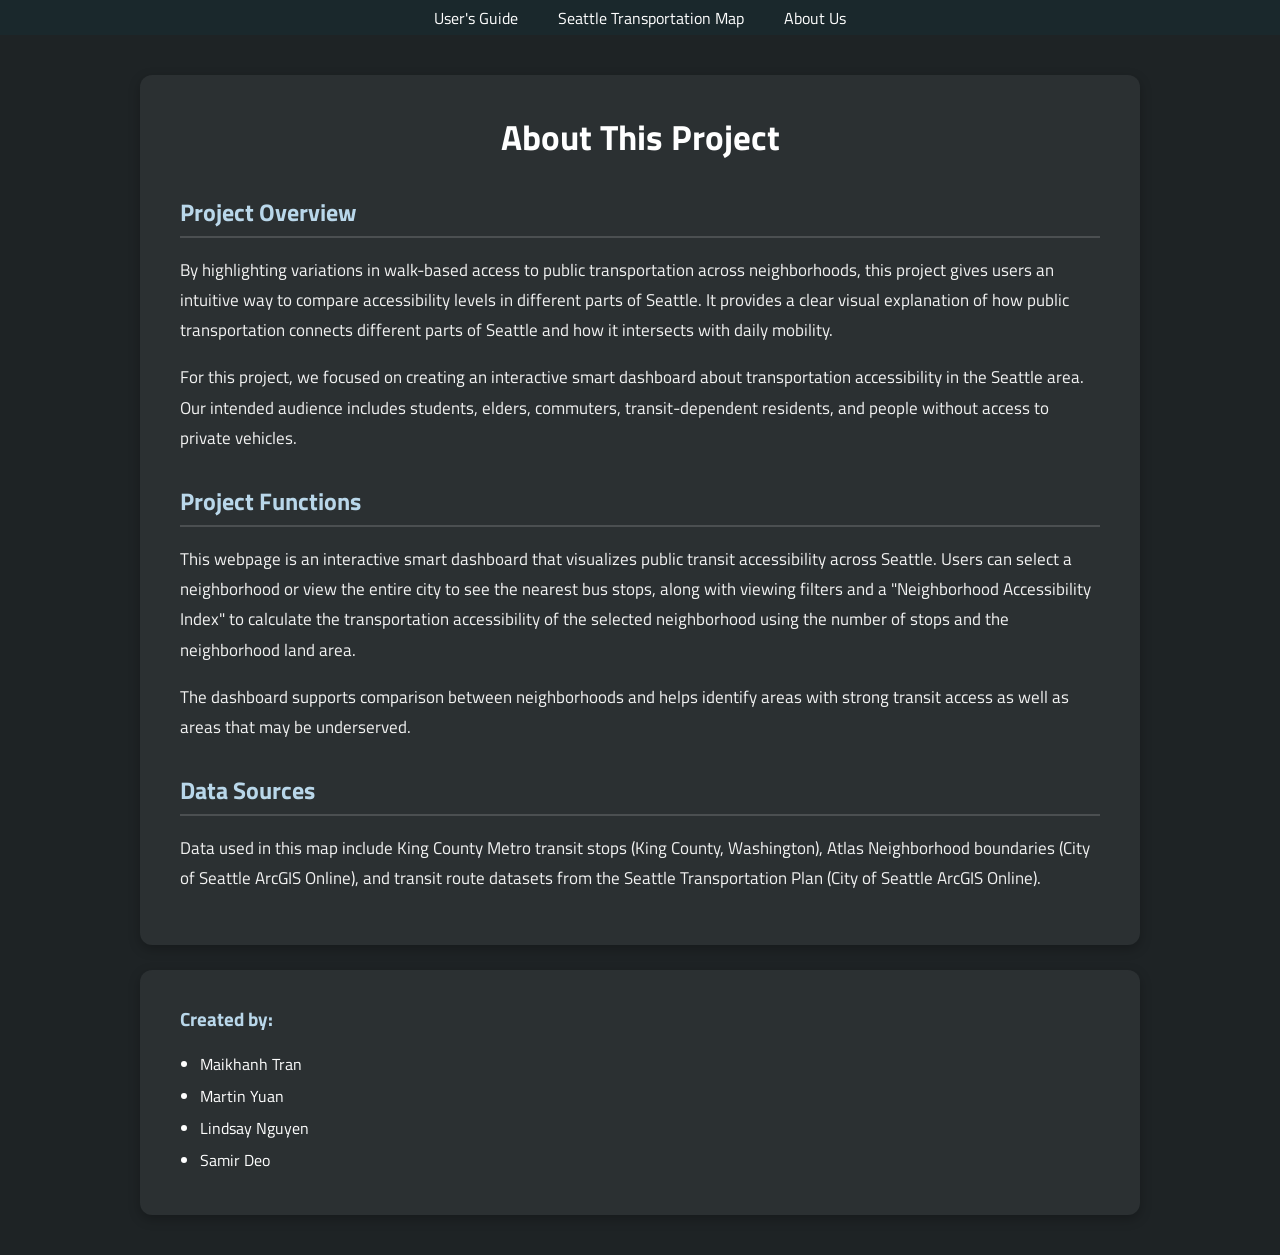
<file: about.html>
<!DOCTYPE html>
<html>
<head>
    <link rel="stylesheet" href="css/style.css">
    <link href="https://fonts.googleapis.com/css2?family=Titillium+Web&display=swap" rel="stylesheet">
    <style>
        body {
            background-color: rgb(30, 35, 37);
            font-family: 'Titillium Web', sans-serif;
            margin: 0;
            color: white;
        }

        .page-container {
            width: 85%;
            max-width: 1000px;
            margin: 40px auto;
        }

        .content-box {
            background-color: rgba(255, 255, 255, 0.06);
            padding: 35px 40px;
            border-radius: 12px;
            box-shadow: 0 4px 12px rgba(0, 0, 0, 0.25);
            margin-bottom: 25px;
        }

        .page-title {
            text-align: center;
            font-size: 2.2em;
            margin-top: 0;
            margin-bottom: 30px;
        }

        h2 {
            color: #b9d7ea;
            margin-top: 30px;
            margin-bottom: 10px;
            border-bottom: 2px solid rgba(255, 255, 255, 0.15);
            padding-bottom: 6px;
        }

        p {
            line-height: 1.8;
            font-size: 1.05em;
            color: #f2f2f2;
        }

        .created-by h3 {
            margin-top: 0;
            color: #b9d7ea;
        }

        .created-by ul {
            padding-left: 20px;
            margin-bottom: 0;
        }

        .created-by li {
            margin-bottom: 8px;
        }
    </style>
</head>

<body>
    <nav class="navbar"> 
        <a href="guide.html" class="button">User's Guide</a>
        <a href="map.html" class="button">Seattle Transportation Map</a>
        <a href="about.html" class="button">About Us</a>
    </nav>

    <div class="page-container">

        <div class="content-box">
            <h1 class="page-title">About This Project</h1>

            <h2>Project Overview</h2>
            
            <p>
                By highlighting variations in walk-based access to public transportation across neighborhoods,
                this project gives users an intuitive way to compare accessibility levels in different parts
                of Seattle. It provides a clear visual explanation of how public transportation connects 
                different parts of Seattle and how it intersects with daily mobility.
            </p>

            <p>
                For this project, we focused on creating an interactive smart dashboard about transportation
                accessibility in the Seattle area. Our intended audience includes students, elders, commuters,
                transit-dependent residents, and people without access to private vehicles.
            </p>

            <h2>Project Functions</h2>
            <p>
                This webpage is an interactive smart dashboard that visualizes public transit accessibility
                across Seattle. Users can select a neighborhood or view the entire city to see the nearest bus stops,
                along with viewing filters and a "Neighborhood Accessibility Index" to calculate the transportation
                accessibility of the selected neighborhood using the number of stops and the neighborhood land area.
            </p>

            <p>
                The dashboard supports comparison between neighborhoods and helps identify areas with strong
                transit access as well as areas that may be underserved.
            </p>

            <h2>Data Sources</h2>
            <p>
                Data used in this map include King County Metro transit stops (King County, Washington),
                Atlas Neighborhood boundaries (City of Seattle ArcGIS Online), and transit route datasets
                from the Seattle Transportation Plan (City of Seattle ArcGIS Online).
            </p>
        </div>

        <div class="content-box created-by">
            <h3>Created by:</h3>
            <ul>
                <li>Maikhanh Tran</li>
                <li>Martin Yuan</li>
                <li>Lindsay Nguyen</li>
                <li>Samir Deo</li>
            </ul>
        </div>

    </div>

</body>
</html>
</file>
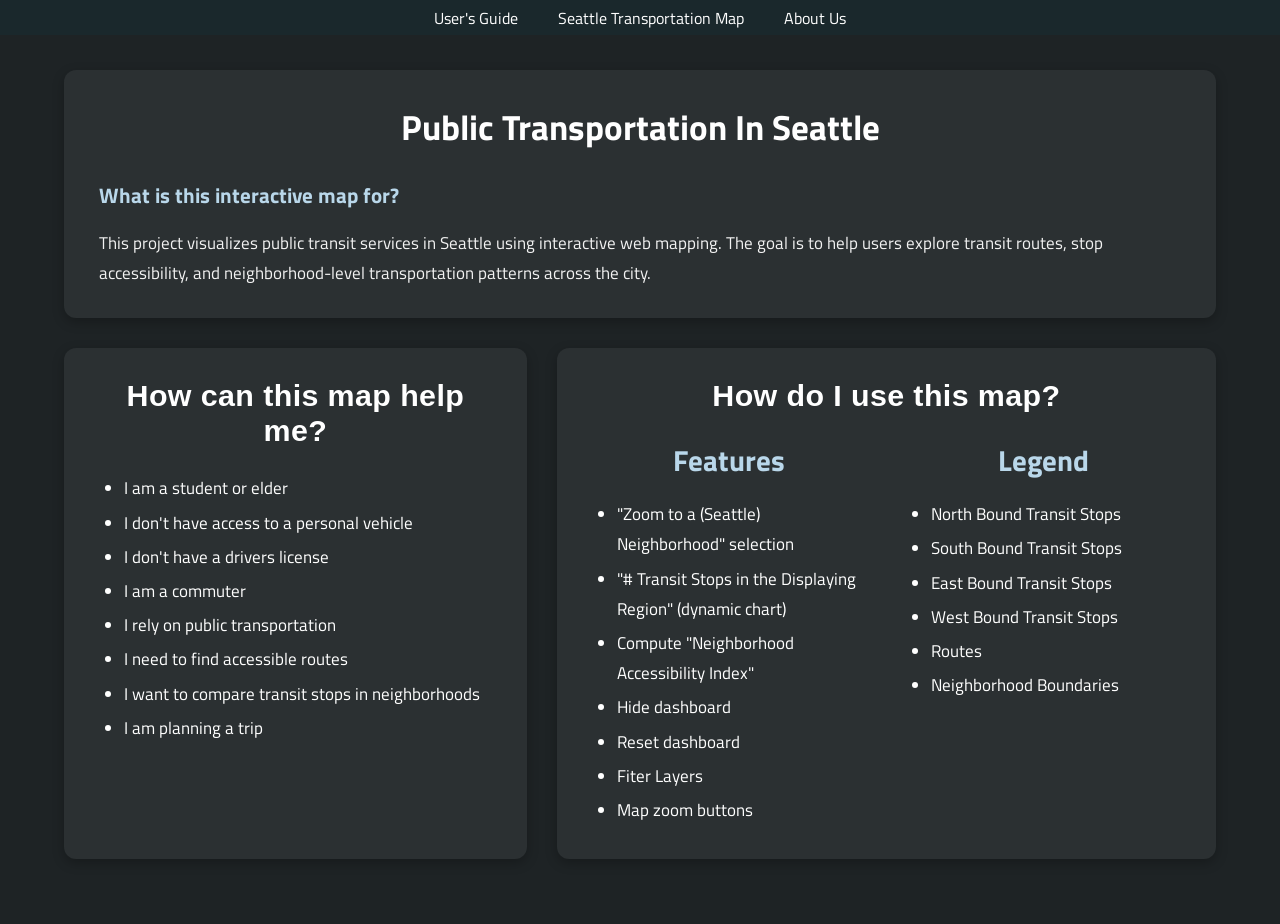
<file: guide.html>
<!DOCTYPE html>
<html>
<head>
    <meta charset="utf-8">
    <title>User Guide</title>
    <link rel="stylesheet" href="css/style.css">
    <link href="https://fonts.googleapis.com/css2?family=Titillium+Web&display=swap" rel="stylesheet">

    <style>
        body {
            background-color: rgb(30, 35, 37);
            font-family: 'Titillium Web', sans-serif;
            margin: 0;
            color: white;
        }

        .page-container {
            width: 90%;
            max-width: 1200px;
            margin: 35px auto;
        }

        .content-box {
            background-color: rgba(255, 255, 255, 0.06);
            padding: 30px 35px;
            border-radius: 12px;
            box-shadow: 0 4px 12px rgba(0, 0, 0, 0.25);
            margin-bottom: 30px;
        }

        .main-title {
            text-align: center;
            font-size: 2.2em;
            margin-top: 0;
            margin-bottom: 25px;
            color: white;
        }

        .intro-subtitle {
            font-size: 1.3em;
            font-weight: bold;
            color: #b9d7ea;
            margin-bottom: 15px;
        }

        p {
            line-height: 1.8;
            font-size: 1.05em;
            color: #f2f2f2;
            margin-bottom: 0;
        }

        .bottom-row {
            display: flex;
            gap: 30px;
            align-items: stretch;
        }

        .left-box {
            flex: 1;
        }

        .right-box {
            flex: 1.5;
        }

        .section-title {
            text-align: center;
            font-size: 1.9em;
            margin-top: 0;
            margin-bottom: 25px;
            color: white;
        }

        .two-column {
            display: flex;
            justify-content: space-between;
            gap: 40px;
            margin-top: 10px;
        }

        .column {
            flex: 1;
        }

        .column h3 {
            text-align: center;
            font-size: 1.8em;
            margin-top: 0;
            margin-bottom: 15px;
            color: #b9d7ea;
        }

        ul {
            padding-left: 25px;
            line-height: 1.8;
            font-size: 1.05em;
            margin-bottom: 0;
        }

        li {
            margin-bottom: 4px;
        }

        @media (max-width: 900px) {
            .bottom-row {
                flex-direction: column;
            }

            .two-column {
                flex-direction: column;
                gap: 20px;
            }
        }
    </style>
</head>

<body>
    <nav class="navbar"> 
        <a href="guide.html" class="button">User's Guide</a>
        <a href="map.html" class="button">Seattle Transportation Map</a>
        <a href="about.html" class="button">About Us</a>
    </nav>

    <div class="page-container">

        <!-- top box -->
        <div class="content-box">
            <h1 class="main-title">Public Transportation In Seattle</h1>

            <div class="intro-subtitle">What is this interactive map for?</div>

            <p>
                This project visualizes public transit services in Seattle using interactive web mapping.
                The goal is to help users explore transit routes, stop accessibility, and neighborhood-level
                transportation patterns across the city.
            </p>
        </div>

        <!-- bottom half -->
        <div class="bottom-row">

            <!-- LEFT box -->
            <div class="content-box left-box">
                <h2 class="section-title">How can this map help me?</h2>

                <ul>
                    <li>I am a student or elder</li>
                    <li>I don't have access to a personal vehicle</li>
                    <li>I don't have a drivers license</li>
                    <li>I am a commuter</li>
                    <li>I rely on public transportation</li>
                    <li>I need to find accessible routes</li>
                    <li>I want to compare transit stops in neighborhoods</li>
                    <li>I am planning a trip</li>
                </ul>
            </div>

            <!-- RIGHT box -->
            <div class="content-box right-box">
                <h2 class="section-title">How do I use this map?</h2>

                <div class="two-column">
                    <div class="column">
                        <h3>Features</h3>
                        <ul>
                            <li>"Zoom to a (Seattle) Neighborhood" selection</li>
                            <li>"# Transit Stops in the Displaying Region" (dynamic chart)</li>
                            <li>Compute "Neighborhood Accessibility Index"</li>
                            <li>Hide dashboard</li>
                            <li>Reset dashboard</li>
                            <li>Fiter Layers</li>
                            <li>Map zoom buttons</li>
                        </ul>
                    </div>

                    <div class="column">
                        <h3>Legend</h3>
                        <ul>
                            <li>North Bound Transit Stops</li>
                            <li>South Bound Transit Stops</li>
                            <li>East Bound Transit Stops</li>
                            <li>West Bound Transit Stops</li>
                            <li>Routes</li>
                            <li>Neighborhood Boundaries</li>
                        </ul>
                    </div>
                </div>
            </div>

        </div>
    </div>
</body>
</html>
</file>
<file: css/style.css>
body {
    margin: 0;
    padding: 0;
    font-family: 'Titillium Web', serif;
}

#map {
    position: absolute;
    top: 0;
    bottom: 0;
    width: 100%;
}

#info { /* left information pannel */
    z-index: 100;
    position: absolute;
    width: 400px;
    max-width: calc(100% - 20px);
    top: 4.8%;
    bottom: 0%;
    left: 0%;
    padding: 18px 15px 18px 15px;
    background: #4c87975a;
    color: white;
    overflow-y: auto;
    border-radius: 0px;
}

#info a {
    color: lightgray;
}

#info a:hover {
    color: white;
    opacity: 0.7;
}

#title {
    font-size: 25px;
    font-family: 'Oswald', sans-serif;
    margin-bottom: 14px;
}

#title span {
    font-size: 14px;
    float: right;
    margin-right: 10px;
    margin-top: 8px;
}

#desc {
    text-align: center;
    color: lightgray;
    font-size: medium;
    font-weight: bold;
    margin-bottom: 0;
}

#collision-count {
    margin: 0;
    text-align: center;
    color: #58c4dd;
    font-size: 50px;
    line-height: 1.1;
}

#severity-chart {
    margin-top: 10px;
}

.card {
    margin-top: 12px;
    padding: 10px;
    background: rgba(255, 255, 255, 0.06);
    border: 1px solid rgba(255, 255, 255, 0.12);
    border-radius: 4px;
}

.section-title {
    margin: 0 0 8px 0;
    font-family: 'Oswald', sans-serif;
    font-size: 17px;
    letter-spacing: 0.4px;
}

.control-label {
    display: block;
    margin: 6px 0;
    color: #e9ecef;
    font-size: 14px;
}

.control-label input {
    margin-right: 8px;
}

.btn {
    margin-top: 8px;
    border: 1px solid #adb5bd;
    background: transparent;
    color: #f8f9fa;
    padding: 6px 10px;
    border-radius: 3px;
    cursor: pointer;
}

.btn:hover {
    background: rgba(255, 255, 255, 0.12);
}

.btn:disabled {
    cursor: not-allowed;
    opacity: 0.6;
}

#progress {
    margin: 8px 0 0 0;
    font-size: 12px;
    color: #adb5bd;
}

#risk-list {
    max-height: 240px;
    overflow-y: auto;
}

.risk-item {
    border-bottom: 1px solid rgba(255, 255, 255, 0.15);
    padding: 6px 0;
    cursor: pointer;
}

.risk-item:last-child {
    border-bottom: 0;
}

.risk-item:hover {
    color: #ffd166;
}

.risk-meta {
    font-size: 12px;
    color: #ced4da;
}

#footer {
    margin-top: 12px;
    margin-right: 4px;
    font-size: 13px;
    line-height: 150%;
    color: lightgray;
}

#legend { /* bottom right legend */
    position: absolute;
    bottom: 0;
    right: 0;
    width: 130px;
    background:  #4c87975a;
    margin-right: 20px;
    margin-bottom: 40px;
    padding: 15px 12px;
    border-radius: 40px;
    font-family: 'Open Sans', sans-serif;
    color: #ffffff; /* text color */
    font-size: 13px;
}

.break {
    position: relative;
    margin-right: 30px;
    padding: 0;
    min-height: 20px;
}

.dot {
    display: inline-block;
    margin-top: 4px;
    border-radius: 50%;
    opacity: 0.8;
}

.dot-label {
    position: absolute;
    top: 0;
    right: 0;
    font-style: italic;
    color: #ffffff;
}

.line-swatch {
    display: inline-block;
    width: 24px;
    height: 4px;
    margin-right: 6px;
    vertical-align: middle;
    border-radius: 2px;
}

.fill-swatch {
    display: inline-block;
    width: 14px;
    height: 14px;
    margin-right: 6px;
    vertical-align: middle;
    border-radius: 2px;
}

.c3 text { /* for bar graph x and y*/
    fill: #e9ecef;
    font-size: 11px;
}

.c3-legend-item text { /* for bar graph */
    fill: #ffffff !important;
    font-size: 12px;
    font-weight: 600;
}

.c3-tooltip-container .c3-tooltip {
    background: rgba(28, 33, 40, 0.95);
    color: #ffffff;
    border-collapse: collapse;
    border: 1px solid rgba(255, 255, 255, 0.25);
}

.c3-tooltip th,
.c3-tooltip td {
    background: rgba(28, 33, 40, 0.95) !important;
    color: #ffffff !important;
    border-color: rgba(255, 255, 255, 0.18) !important;
    text-shadow: none !important;
}

.c3-tooltip tr {
    background: rgba(28, 33, 40, 0.95) !important;
}

.c3-axis path,
.c3-axis line,
.c3-grid line {
    stroke: rgba(255, 255, 255, 0.25);
}

.maplibregl-popup-content {
    font-family: 'Titillium Web', serif;
    color: #111827;
}

@media (max-width: 900px) {
    #info {
        width: calc(100% - 20px);
        left: 10px;
        right: 10px;
        top: 10px;
        bottom: auto;
        max-height: 62%;
    }

    #legend {
        right: 8px;
        margin-right: 0;
        margin-bottom: 10px;
    }
}

.navbar { /* top navigation bar; its sticky */
    width: 100%;
    height: 35px;
    background-color:  #16353d5a;
    display: flex;
    align-items: center; 
    justify-content: center;  
    position: sticky;
    top: 0;
    z-index: 9;
}


.button { /* buttons for top nav bar */
    padding: 8px 20px;
    display: inline-flex;
    align-items: center;
    justify-content: center;
    text-decoration: none;
    color: white;
    z-index: 10;
    
}


.button:hover { /* change color top nav bar button on hover  */
    background-color: #58c4dd;;
    cursor: pointer;
    
}


.button:hover p { /* change colors of top nav bar button words on hover */
    color: rgb(53, 137, 156); 
    cursor: pointer;
}




#neighborhood-menu { 
    width: 100%;             /* make it fill the card */
    padding: 6px;
    border-radius: 4px;
    background: rgba(255, 255, 255, 0.06);
    border: 1px solid rgba(255,255,255,0.12);
    color: #58c4dd;          /* text color */
}

#neighborhood-menu option {
    background: rgb(36, 71, 86);
    border: 1px solid rgba(255, 255, 255, 0.12);
    color: white;
}
</file>
